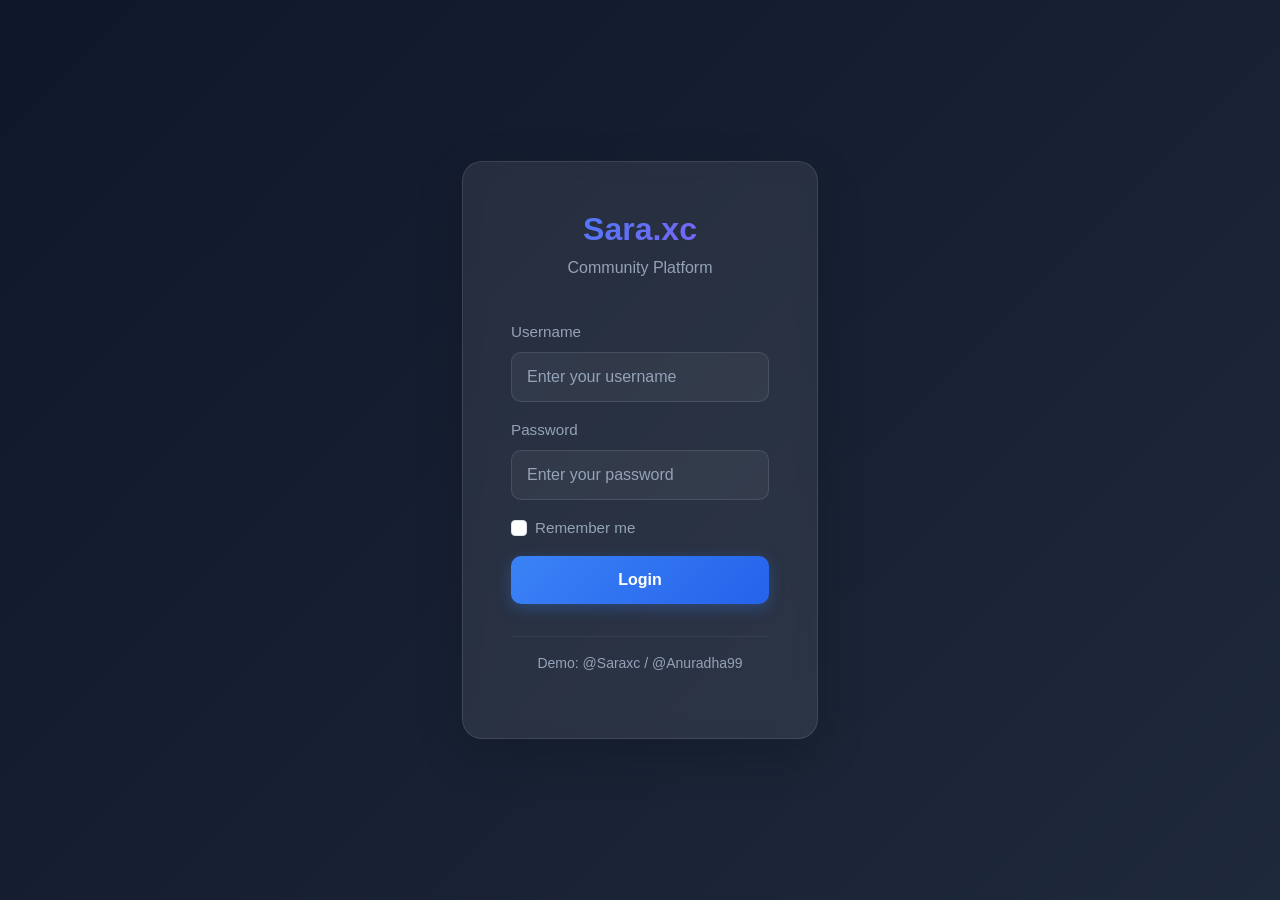
<file: index.html>
<!DOCTYPE html>
<html lang="en">
<head>
    <meta charset="UTF-8">
    <meta name="viewport" content="width=device-width, initial-scale=1">
    <meta name="description" content="Sara.xc - Community Platform for sharing content and connecting with people">
    <title>Sara.xc - Community Platform</title>
    <link href="https://cdn.jsdelivr.net/npm/bootstrap@5.3.3/dist/css/bootstrap.min.css" rel="stylesheet">
    <link href="https://cdnjs.cloudflare.com/ajax/libs/font-awesome/6.4.0/css/all.min.css" rel="stylesheet">
    <link href="styles.css" rel="stylesheet">
</head>
<body>
    <!-- Login Page -->
    <div id="loginPage" class="login-container">
        <div class="container">
            <div class="row justify-content-center align-items-center vh-100">
                <div class="col-md-4">
                    <div class="card login-card p-5 shadow-lg">
                        <div class="text-center mb-4">
                            <h1 class="h2 fw-bold">Sara.xc</h1>
                            <p class="text-muted">Community Platform</p>
                        </div>

                        <form id="loginForm" onsubmit="handleLogin(event)">
                            <div class="mb-3">
                                <label for="username" class="form-label">Username</label>
                                <input 
                                    type="text" 
                                    id="username" 
                                    class="form-control" 
                                    placeholder="Enter your username"
                                    required
                                    autocomplete="username"
                                >
                            </div>

                            <div class="mb-3">
                                <label for="password" class="form-label">Password</label>
                                <input 
                                    type="password" 
                                    id="password" 
                                    class="form-control" 
                                    placeholder="Enter your password"
                                    required
                                    autocomplete="current-password"
                                >
                            </div>

                            <div class="mb-3 form-check">
                                <input type="checkbox" class="form-check-input" id="remember">
                                <label class="form-check-label" for="remember">
                                    Remember me
                                </label>
                            </div>

                            <button type="submit" class="btn btn-primary w-100 mb-3">
                                <span id="loginBtn">Login</span>
                                <span id="loginSpinner" class="spinner-border spinner-border-sm ms-2" style="display:none;"></span>
                            </button>
                        </form>

                        <div id="error" class="alert alert-danger d-none" role="alert"></div>

                        <hr>
                        <p class="text-center text-muted small">
                            Demo: @Saraxc / @Anuradha99
                        </p>
                    </div>
                </div>
            </div>
        </div>
    </div>

    <!-- Home Page -->
    <div id="homePage" style="display:none;">
        <!-- Navigation -->
        <nav class="navbar navbar-expand-lg navbar-dark sticky-top">
            <div class="container-fluid">
                <a class="navbar-brand fw-bold" href="index.html">
                    <i class="fas fa-star"></i> Sara.xc
                </a>

                <button class="navbar-toggler" data-bs-toggle="collapse" data-bs-target="#navMenu" aria-label="Toggle navigation">
                    <span class="navbar-toggler-icon"></span>
                </button>

                <div class="collapse navbar-collapse" id="navMenu">
                    <ul class="navbar-nav ms-auto">
                        <li class="nav-item">
                            <a class="nav-link active" href="index.html">
                                <i class="fas fa-home"></i> Home
                            </a>
                        </li>
                        <li class="nav-item">
                            <a class="nav-link" href="profile.html" title="Go to Profile">
                                <i class="fas fa-user-circle"></i> Profile
                            </a>
                        </li>

                          <li class="nav-item">
                            <a class="nav-link" href="ex.html" title="All Type">
                                <i class="fas fa-user-circle"></i> All Type
                            </a>
                        </li>


                        
                        <li class="nav-item">
                            <a class="nav-link" href="#" onclick="navigateTo('upload'); return false;">
                                <i class="fas fa-cloud-upload-alt"></i> Upload
                            </a>
                        </li>
                        <li class="nav-item">
                            <a class="nav-link text-danger" href="#" onclick="logout(); return false;">
                                <i class="fas fa-sign-out-alt"></i> Logout
                            </a>
                        </li>
                    </ul>
                </div>
            </div>
        </nav>

        <!-- Home Section -->
        <section id="homeSection" class="page-section">
            <section class="hero text-center py-5">
                <div class="container">
                    <h1 class="display-3 fw-bold mb-3">
                        Welcome to Sara.xc
                    </h1>
                    <p class="lead text-muted mb-4">
                        Share content, connect with people and build your community.
                    </p>
                    <button class="btn btn-primary btn-lg" onclick="navigateTo('upload')">
                        <i class="fas fa-arrow-right"></i> Get Started
                    </button>
                </div>
            </section>

            <div class="container py-5">
                <div class="row g-4">
                    <div class="col-md-4">
                        <div class="card feature-card text-white p-4 h-100">
                            <div class="feature-icon mb-3">
                                <i class="fas fa-users fa-2x text-primary"></i>
                            </div>
                            <h3>Community</h3>
                            <p>Create posts and interact with members.</p>
                        </div>
                    </div>

                    <div class="col-md-4">
                        <div class="card feature-card text-white p-4 h-100">
                            <div class="feature-icon mb-3">
                                <i class="fas fa-file-upload fa-2x text-primary"></i>
                            </div>
                            <h3>Upload Content</h3>
                            <p>Upload images, videos and files.</p>
                        </div>
                    </div>

                    <div class="col-md-4">
                        <div class="card feature-card text-white p-4 h-100">
                            <div class="feature-icon mb-3">
                                <i class="fas fa-user fa-2x text-primary"></i>
                            </div>
                            <h3>User Profiles</h3>
                            <p>Customize your profile and grow your audience.</p>
                        </div>
                    </div>
                </div>
            </div>
        </section>

        <!-- Explore Section -->
        <section id="exploreSection" class="page-section" style="display:none;">
            <div class="container py-5">
                <h1 class="mb-4">
                    <i class="fas fa-compass"></i> Explore
                </h1>
                <div class="row g-3" id="exploreGrid">
                    <div class="col-12 text-center text-muted">
                        <p>No content available yet. Start uploading!</p>
                    </div>
                </div>
            </div>
        </section>

        <!-- Upload Section -->
        <section id="uploadSection" class="page-section" style="display:none;">
            <div class="container py-5">
                <div class="row justify-content-center">
                    <div class="col-md-6">
                        <h1 class="mb-4">
                            <i class="fas fa-cloud-upload-alt"></i> Upload Content
                        </h1>
                        <form id="uploadForm" onsubmit="handleUpload(event)">
                            <div class="mb-3">
                                <label for="fileTitle" class="form-label">Title</label>
                                <input type="text" id="fileTitle" class="form-control" placeholder="Enter title" required>
                            </div>

                            <div class="mb-3">
                                <label for="fileDesc" class="form-label">Description</label>
                                <textarea id="fileDesc" class="form-control" rows="3" placeholder="Describe your content"></textarea>
                            </div>

                            <div class="mb-3">
                                <label for="fileInput" class="form-label">Select File</label>
                                <input type="file" id="fileInput" class="form-control" accept="image/*,video/*,.pdf,.doc,.docx" required>
                                <small class="text-muted">Supported: Images, Videos, PDFs, Documents</small>
                            </div>

                            <button type="submit" class="btn btn-primary w-100">
                                <i class="fas fa-upload"></i> Upload
                            </button>
                        </form>
                        <div id="uploadStatus" class="mt-3"></div>
                    </div>
                </div>
            </div>
        </section>

        <!-- Footer -->
        <footer class="footer">
            <p class="mb-0">
                © 2026 Sara.xc - All Rights Reserved
            </p>
        </footer>
    </div>

    <script src="https://cdn.jsdelivr.net/npm/bootstrap@5.3.3/dist/js/bootstrap.bundle.min.js"></script>
    <script src="app.js"></script>
</body>
</html>
</file>
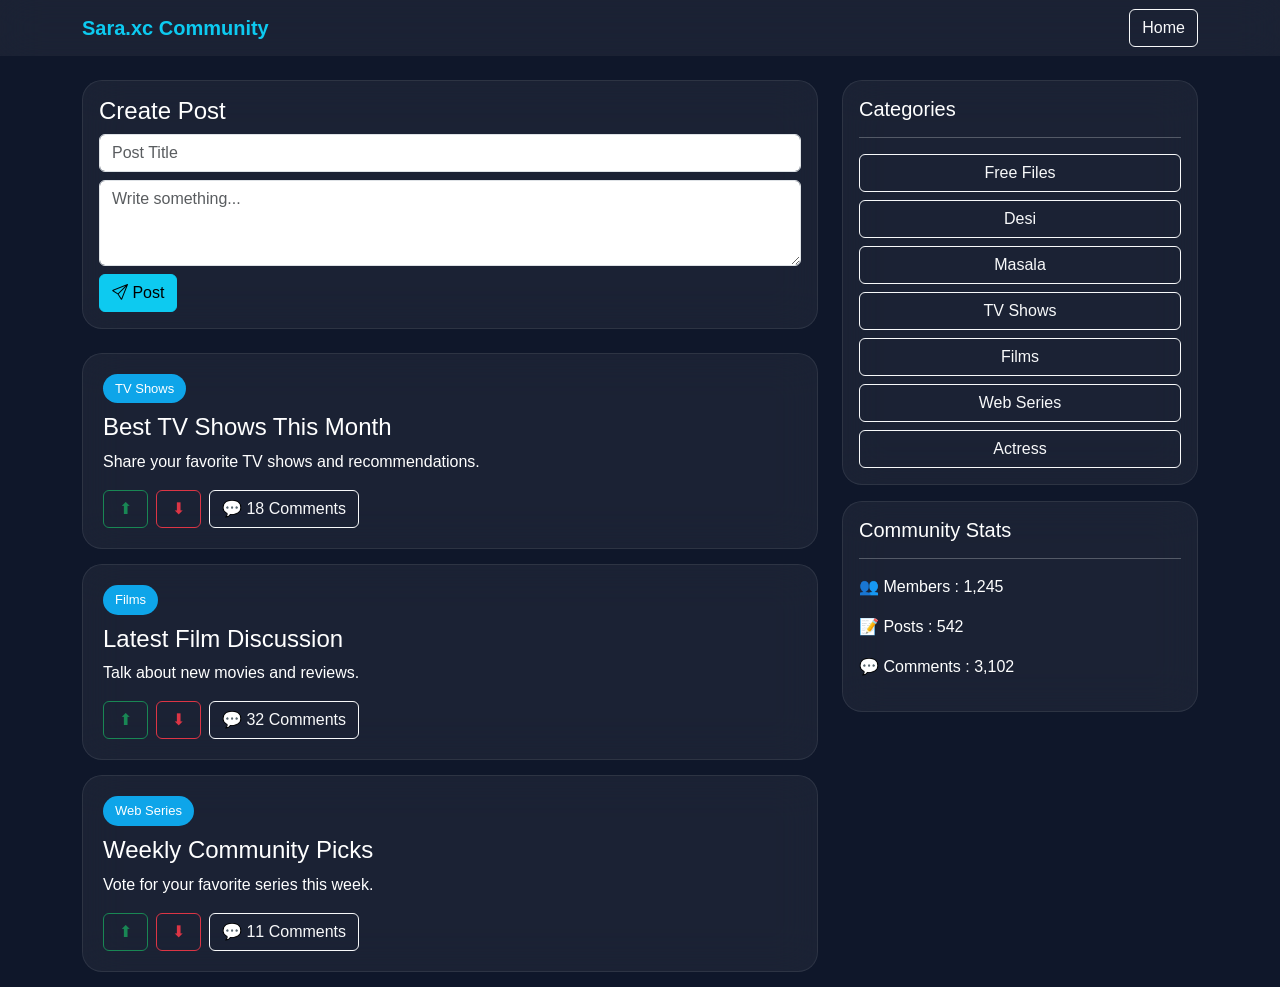
<file: community.html>
<!DOCTYPE html>
<html lang="en">
<head>
<meta charset="UTF-8">
<meta name="viewport" content="width=device-width, initial-scale=1.0">
<title>Sara.xc Community Feed</title>

<link href="https://cdn.jsdelivr.net/npm/bootstrap@5.3.3/dist/css/bootstrap.min.css" rel="stylesheet">
<link rel="stylesheet" href="https://cdn.jsdelivr.net/npm/bootstrap-icons@1.11.3/font/bootstrap-icons.min.css">

<style>

body{
    background:#0f172a;
    color:white;
    font-family:Segoe UI,sans-serif;
}

.glass{
    background:rgba(255,255,255,.05);
    backdrop-filter:blur(20px);
    border:1px solid rgba(255,255,255,.08);
    border-radius:20px;
}

.navbar{
    background:rgba(255,255,255,.05);
    backdrop-filter:blur(20px);
}

.post-card{
    padding:20px;
    margin-bottom:15px;
    transition:.3s;
}

.post-card:hover{
    border-color:#38bdf8;
    transform:translateY(-2px);
}

.vote-btn{
    width:45px;
}

.category{
    display:inline-block;
    padding:5px 12px;
    border-radius:50px;
    background:#0ea5e9;
    font-size:13px;
    margin-bottom:10px;
}

</style>
</head>
<body>

<nav class="navbar navbar-expand-lg">
<div class="container">

<a class="navbar-brand text-info fw-bold">
Sara.xc Community
</a>

<a href="index.html" class="btn btn-outline-light">
Home
</a>

</div>
</nav>

<div class="container mt-4">

<div class="row">

<div class="col-lg-8">

<div class="glass p-3 mb-4">

<h4>Create Post</h4>

<input class="form-control mb-2"
placeholder="Post Title">

<textarea class="form-control mb-2"
rows="3"
placeholder="Write something..."></textarea>

<button class="btn btn-info">
<i class="bi bi-send"></i>
 Post
</button>

</div>

<div class="glass post-card">

<span class="category">
TV Shows
</span>

<h4>Best TV Shows This Month</h4>

<p>
Share your favorite TV shows and recommendations.
</p>

<div class="d-flex gap-2">

<button class="btn btn-outline-success vote-btn">
⬆
</button>

<button class="btn btn-outline-danger vote-btn">
⬇
</button>

<button class="btn btn-outline-light">
💬 18 Comments
</button>

</div>

</div>

<div class="glass post-card">

<span class="category">
Films
</span>

<h4>Latest Film Discussion</h4>

<p>
Talk about new movies and reviews.
</p>

<div class="d-flex gap-2">

<button class="btn btn-outline-success vote-btn">
⬆
</button>

<button class="btn btn-outline-danger vote-btn">
⬇
</button>

<button class="btn btn-outline-light">
💬 32 Comments
</button>

</div>

</div>

<div class="glass post-card">

<span class="category">
Web Series
</span>

<h4>Weekly Community Picks</h4>

<p>
Vote for your favorite series this week.
</p>

<div class="d-flex gap-2">

<button class="btn btn-outline-success vote-btn">
⬆
</button>

<button class="btn btn-outline-danger vote-btn">
⬇
</button>

<button class="btn btn-outline-light">
💬 11 Comments
</button>

</div>

</div>

</div>

<div class="col-lg-4">

<div class="glass p-3 mb-3">

<h5>Categories</h5>
<hr>

<div class="d-grid gap-2">

<button class="btn btn-outline-light">Free Files</button>
<button class="btn btn-outline-light">Desi</button>
<button class="btn btn-outline-light">Masala</button>
<button class="btn btn-outline-light">TV Shows</button>
<button class="btn btn-outline-light">Films</button>
<button class="btn btn-outline-light">Web Series</button>
<button class="btn btn-outline-light">Actress</button>

</div>

</div>

<div class="glass p-3">

<h5>Community Stats</h5>
<hr>

<p>👥 Members : 1,245</p>
<p>📝 Posts : 542</p>
<p>💬 Comments : 3,102</p>

</div>

</div>

</div>

</div>

<script src="https://cdn.jsdelivr.net/npm/bootstrap@5.3.3/dist/js/bootstrap.bundle.min.js"></script>

</body>
</html>
</file>
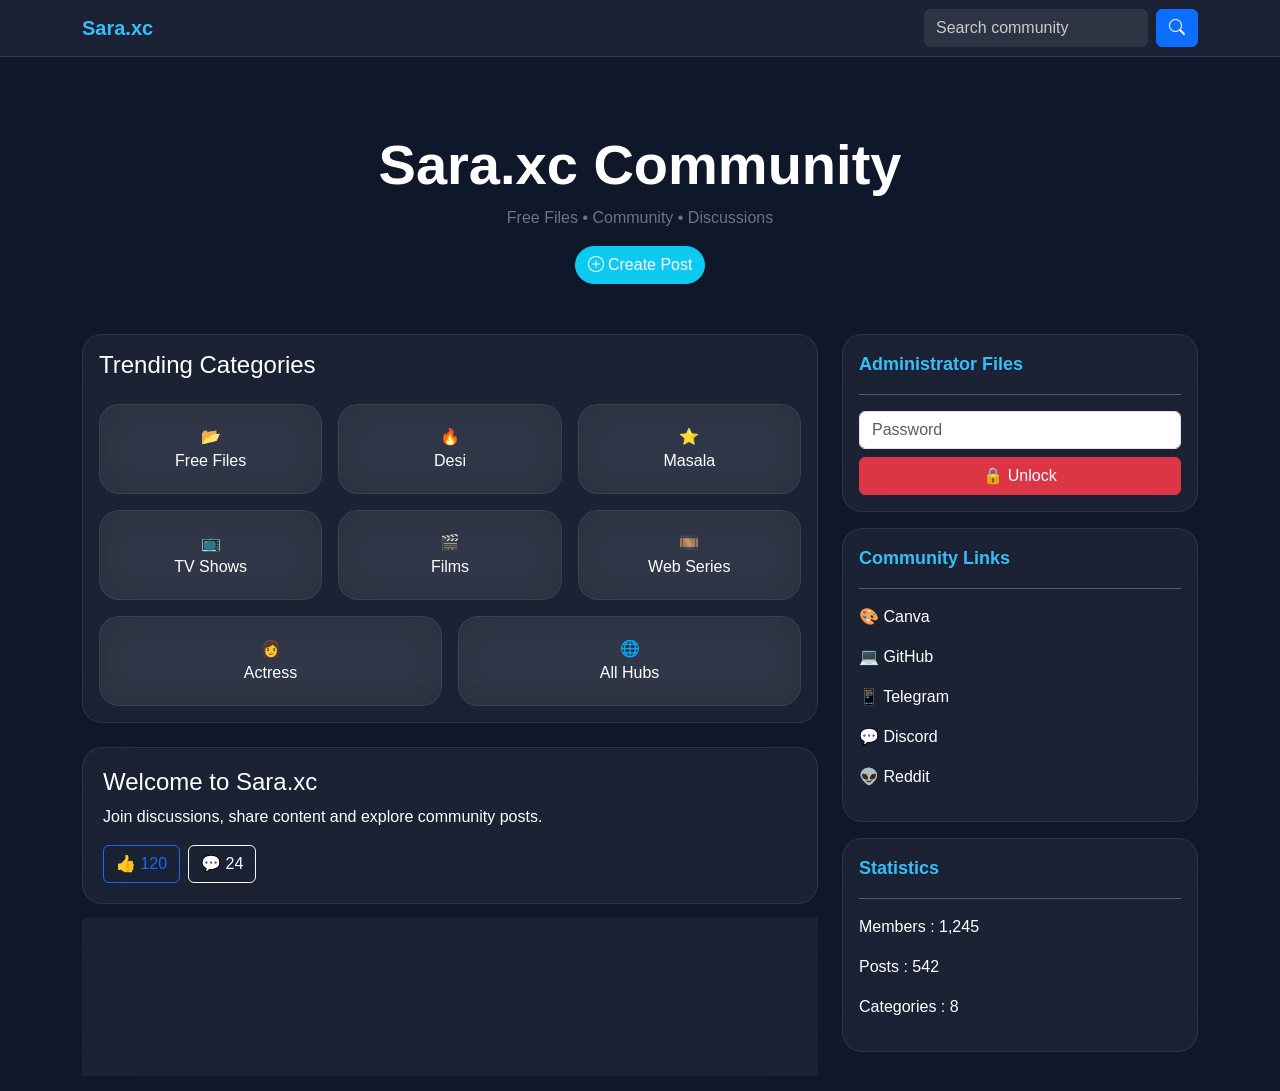
<file: ex.html>
<!DOCTYPE html>
<html lang="en">
<head>
<meta charset="UTF-8">
<meta name="viewport" content="width=device-width, initial-scale=1.0">

<title>Sara.xc Community</title>

<link href="https://cdn.jsdelivr.net/npm/bootstrap@5.3.3/dist/css/bootstrap.min.css" rel="stylesheet">
<link rel="stylesheet" href="https://cdn.jsdelivr.net/npm/bootstrap-icons@1.11.3/font/bootstrap-icons.min.css">

<style>

body{
    background:#0f172a;
    color:white;
    font-family:Segoe UI,sans-serif;
}

.navbar{
    backdrop-filter:blur(20px);
    background:rgba(255,255,255,.05);
    border-bottom:1px solid rgba(255,255,255,.1);
}

.glass{
    background:rgba(255,255,255,.05);
    backdrop-filter:blur(20px);
    border:1px solid rgba(255,255,255,.08);
    border-radius:20px;
}

.logo{
    font-weight:700;
    color:#38bdf8;
}

.search-box{
    background:rgba(255,255,255,.08);
    border:none;
    color:white;
}

.search-box::placeholder{
    color:#ccc;
}

.category-card{
    transition:.3s;
    cursor:pointer;
    padding:20px;
    text-align:center;
}

.category-card:hover{
    transform:translateY(-5px);
    box-shadow:0 0 25px rgba(56,189,248,.4);
}

.post-card{
    padding:20px;
    margin-bottom:15px;
}

.post-card:hover{
    border-color:#38bdf8;
}

.side-title{
    color:#38bdf8;
    font-size:18px;
    font-weight:600;
}

.hero{
    padding:50px 0;
}

.create-btn{
    border-radius:50px;
}

</style>
</head>
<body>

<nav class="navbar navbar-expand-lg">
<div class="container">

<a class="navbar-brand logo" href="#">
Sara.xc
</a>

<div class="ms-auto d-flex gap-2">

<input
class="form-control search-box"
placeholder="Search community">

<button class="btn btn-primary">
<i class="bi bi-search"></i>
</button>

</div>

</div>
</nav>

<div class="container mt-4">

<div class="hero text-center">

<h1 class="display-4 fw-bold">
Sara.xc Community
</h1>

<p class="text-secondary">
Free Files • Community • Discussions
</p>

<a href="#"
class="btn btn-info create-btn text-white">
<i class="bi bi-plus-circle"></i>
Create Post
</a>

</div>

<div class="row">

<div class="col-lg-8">

<div class="glass p-3 mb-4">

<h4>Trending Categories</h4>

<div class="row g-3 mt-2">
<div class="col-md-4">
<a href="freefiles.html" style="text-decoration:none;color:white;">
    <div class="glass category-card">
        📂<br>Free Files
    </div>
</a>
</div>

<div class="col-md-4">
<a href="desi.html" style="text-decoration:none;color:white;">
    <div class="glass category-card">
        🔥<br>Desi
    </div>
</a>
</div>

<div class="col-md-4">
<a href="masala.html" style="text-decoration:none;color:white;">
    <div class="glass category-card">
        ⭐<br>Masala
    </div>
</a>
</div>

<div class="col-md-4">
<a href="tvshows.html" style="text-decoration:none;color:white;">
    <div class="glass category-card">
        📺<br>TV Shows
    </div>
</a>
</div>

<div class="col-md-4">
<a href="films.html" style="text-decoration:none;color:white;">
    <div class="glass category-card">
        🎬<br>Films
    </div>
</a>
</div>

<div class="col-md-4">
<a href="webseries.html" style="text-decoration:none;color:white;">
    <div class="glass category-card">
        🎞️<br>Web Series
    </div>
</a>
</div>

<div class="col-md-6">
<a href="actress.html" style="text-decoration:none;color:white;">
    <div class="glass category-card">
        👩<br>Actress
    </div>
</a>
</div>

<div class="col-md-6">
<a href="allhubs.html" style="text-decoration:none;color:white;">
    <div class="glass category-card">
        🌐<br>All Hubs
    </div>
</a>
</div>

</div>

</div>

<div class="glass post-card">

<h4>Welcome to Sara.xc</h4>

<p>
Join discussions, share content and explore community posts.
</p>

<div class="d-flex gap-2">

<button class="btn btn-outline-primary">
👍 120
</button>

<button class="btn btn-outline-light">
💬 24
</button>

</div>

</div>

<div class="glass post-card">

<h4>Community Update</h4>

<p>
New categories and features are available.
</p>

<div class="d-flex gap-2">

<button class="btn btn-outline-primary">
👍 84
</button>

<button class="btn btn-outline-light">
💬 12
</button>

</div>

</div>

</div>

<div class="col-lg-4">

<div class="glass p-3 mb-3">

<div class="side-title">
Administrator Files
</div>

<hr>

<input
type="password"
class="form-control mb-2"
id="adminPass"
placeholder="Password">

<button
class="btn btn-danger w-100"
onclick="unlockAdmin()">
🔒 Unlock
</button>

</div>

<div class="glass p-3 mb-3">

<div class="side-title">
Community Links
</div>

<hr>

<p>🎨 Canva</p>
<p>💻 GitHub</p>
<p>📱 Telegram</p>
<p>💬 Discord</p>
<p>👽 Reddit</p>

</div>

<div class="glass p-3">

<div class="side-title">
Statistics
</div>

<hr>

<p>Members : 1,245</p>
<p>Posts : 542</p>
<p>Categories : 8</p>

</div>

</div>

</div>

</div>

<script>

function unlockAdmin(){

let pass =
document.getElementById("adminPass").value;

if(pass==="SaraXCAdmin"){
alert("Administrator Access Granted");
}else{
alert("Wrong Password");
}

}

</script>

<script src="https://cdn.jsdelivr.net/npm/bootstrap@5.3.3/dist/js/bootstrap.bundle.min.js"></script>

</body>
</html>
</file>
<file: styles.css>
/* ============================================
   ROOT VARIABLES & GENERAL STYLES
   ============================================ */

:root {
    --primary-color: #3b82f6;
    --secondary-color: #1e293b;
    --dark-bg: #0f172a;
    --card-bg: rgba(30, 41, 59, 0.8);
    --border-color: rgba(255, 255, 255, 0.1);
    --text-primary: #ffffff;
    --text-muted: #94a3b8;
    --transition-speed: 0.3s;
}

* {
    margin: 0;
    padding: 0;
    box-sizing: border-box;
}

html {
    scroll-behavior: smooth;
}

body {
    background: linear-gradient(135deg, var(--dark-bg), var(--secondary-color));
    min-height: 100vh;
    color: var(--text-primary);
    font-family: 'Segoe UI', Tahoma, Geneva, Verdana, sans-serif;
    overflow-x: hidden;
}

/* ============================================
   LOGIN PAGE STYLES
   ============================================ */

.login-container {
    background: linear-gradient(135deg, var(--dark-bg), var(--secondary-color));
    min-height: 100vh;
}

.login-card {
    background: rgba(255, 255, 255, 0.08);
    backdrop-filter: blur(10px);
    border-radius: 20px;
    border: 1px solid var(--border-color);
    box-shadow: 0 8px 32px rgba(0, 0, 0, 0.3);
    animation: slideUp 0.5s ease-out;
}

@keyframes slideUp {
    from {
        opacity: 0;
        transform: translateY(20px);
    }
    to {
        opacity: 1;
        transform: translateY(0);
    }
}

.login-card h1,
.login-card h2 {
    color: var(--text-primary);
    font-weight: 700;
    background: linear-gradient(135deg, #3b82f6, #8b5cf6);
    -webkit-background-clip: text;
    -webkit-text-fill-color: transparent;
    background-clip: text;
}

.login-card .form-control {
    background: rgba(255, 255, 255, 0.05);
    border: 1px solid var(--border-color);
    color: var(--text-primary);
    border-radius: 10px;
    transition: all var(--transition-speed) ease;
    padding: 12px 15px;
    font-size: 1rem;
}

.login-card .form-control:focus {
    background: rgba(255, 255, 255, 0.1);
    border-color: var(--primary-color);
    color: var(--text-primary);
    box-shadow: 0 0 0 0.2rem rgba(59, 130, 246, 0.25);
}

.login-card .form-control::placeholder {
    color: var(--text-muted);
}

.login-card .form-label {
    color: var(--text-muted);
    font-size: 0.95rem;
    font-weight: 500;
    margin-bottom: 0.5rem;
}

.login-card .form-check-label {
    color: var(--text-muted);
    font-size: 0.95rem;
}

.login-card hr {
    border-color: var(--border-color);
    opacity: 0.5;
}

/* ============================================
   BUTTON STYLES
   ============================================ */

.btn-primary {
    background: linear-gradient(135deg, var(--primary-color), #2563eb);
    border: none;
    border-radius: 10px;
    font-weight: 600;
    padding: 12px 24px;
    transition: all var(--transition-speed) ease;
    box-shadow: 0 4px 15px rgba(59, 130, 246, 0.3);
}

.btn-primary:hover {
    transform: translateY(-2px);
    box-shadow: 0 6px 20px rgba(59, 130, 246, 0.4);
    background: linear-gradient(135deg, #2563eb, #1d4ed8);
    color: white;
}

.btn-primary:active {
    transform: translateY(0);
}

/* ============================================
   NAVBAR STYLES
   ============================================ */

.navbar {
    background: rgba(2, 6, 23, 0.95) !important;
    backdrop-filter: blur(10px);
    border-bottom: 1px solid var(--border-color);
    box-shadow: 0 4px 20px rgba(0, 0, 0, 0.3);
}

.navbar-brand {
    font-size: 1.5rem;
    font-weight: 700;
    background: linear-gradient(135deg, #3b82f6, #8b5cf6);
    -webkit-background-clip: text;
    -webkit-text-fill-color: transparent;
    background-clip: text;
    transition: transform var(--transition-speed) ease;
}

.navbar-brand:hover {
    transform: scale(1.05);
}

.nav-link {
    color: var(--text-muted) !important;
    transition: all var(--transition-speed) ease;
    margin: 0 5px;
    border-radius: 8px;
    padding: 8px 12px !important;
}

.nav-link:hover {
    color: var(--primary-color) !important;
    background: rgba(59, 130, 246, 0.1);
}

/* ============================================
   HERO SECTION STYLES
   ============================================ */

.hero {
    background: linear-gradient(135deg, rgba(59, 130, 246, 0.1), rgba(139, 92, 246, 0.1));
    padding: 100px 20px;
    border-radius: 20px;
    margin: 40px 0;
}

.hero h1 {
    background: linear-gradient(135deg, #3b82f6, #8b5cf6);
    -webkit-background-clip: text;
    -webkit-text-fill-color: transparent;
    background-clip: text;
    font-weight: 800;
    animation: fadeIn 0.8s ease-out;
}

.hero .lead {
    font-size: 1.3rem;
    line-height: 1.8;
    color: var(--text-muted);
}

@keyframes fadeIn {
    from {
        opacity: 0;
        transform: translateY(-10px);
    }
    to {
        opacity: 1;
        transform: translateY(0);
    }
}

/* ============================================
   FEATURE CARD STYLES
   ============================================ */

.feature-card {
    background: rgba(30, 41, 59, 0.6);
    border: 1px solid var(--border-color);
    border-radius: 15px;
    backdrop-filter: blur(10px);
    transition: all var(--transition-speed) ease;
    padding: 30px !important;
    cursor: pointer;
    overflow: hidden;
    position: relative;
}

.feature-card::before {
    content: '';
    position: absolute;
    top: 0;
    left: -100%;
    width: 100%;
    height: 100%;
    background: linear-gradient(90deg, transparent, rgba(255, 255, 255, 0.1), transparent);
    transition: left 0.5s ease;
}

.feature-card:hover::before {
    left: 100%;
}

.feature-card:hover {
    transform: translateY(-8px);
    border-color: var(--primary-color);
    background: rgba(30, 41, 59, 0.8);
    box-shadow: 0 20px 40px rgba(59, 130, 246, 0.2);
}

.feature-card h3 {
    font-weight: 700;
    font-size: 1.3rem;
    margin-bottom: 12px;
}

.feature-card p {
    color: var(--text-muted);
    font-size: 0.95rem;
    line-height: 1.6;
}

.feature-icon {
    transition: transform var(--transition-speed) ease;
}

.feature-card:hover .feature-icon {
    transform: scale(1.2) rotate(5deg);
}

/* ============================================
   PAGE SECTION STYLES
   ============================================ */

.page-section {
    animation: fadeIn 0.5s ease-out;
    min-height: calc(100vh - 200px);
}

/* ============================================
   FOOTER STYLES
   ============================================ */

.footer {
    background: rgba(2, 6, 23, 0.95);
    backdrop-filter: blur(10px);
    border-top: 1px solid var(--border-color);
    padding: 30px 20px;
    text-align: center;
    margin-top: auto;
    color: var(--text-muted);
}

/* ============================================
   ALERT & STATUS STYLES
   ============================================ */

.alert {
    border: 1px solid var(--border-color);
    border-radius: 10px;
    background: rgba(239, 68, 68, 0.1);
    color: #fca5a5;
    animation: slideDown 0.3s ease-out;
}

@keyframes slideDown {
    from {
        opacity: 0;
        transform: translateY(-10px);
    }
    to {
        opacity: 1;
        transform: translateY(0);
    }
}

.alert-success {
    background: rgba(16, 185, 129, 0.1);
    color: #86efac;
    border-color: #10b981;
}

.alert-danger {
    background: rgba(239, 68, 68, 0.1);
    color: #fca5a5;
    border-color: #ef4444;
}

/* ============================================
   SPINNER STYLES
   ============================================ */

.spinner-border-sm {
    width: 1rem;
    height: 1rem;
    border-width: 0.25em;
}

/* ============================================
   RESPONSIVE DESIGN
   ============================================ */

@media (max-width: 768px) {
    .hero {
        padding: 50px 20px;
    }

    .hero h1 {
        font-size: 2rem;
    }

    .hero .lead {
        font-size: 1.1rem;
    }

    .feature-card {
        padding: 20px !important;
    }

    .navbar-brand {
        font-size: 1.3rem;
    }

    .login-card {
        margin: 20px;
    }
}

@media (max-width: 480px) {
    .hero h1 {
        font-size: 1.5rem;
    }

    .container {
        padding: 0 15px;
    }

    .btn-primary {
        padding: 10px 20px;
        font-size: 0.9rem;
    }

    .feature-card {
        padding: 15px !important;
    }

    .nav-link {
        margin: 5px 0;
    }
}

/* ============================================
   ACCESSIBILITY IMPROVEMENTS
   ============================================ */

:focus-visible {
    outline: 2px solid var(--primary-color);
    outline-offset: 2px;
}

/* ============================================
   SCROLLBAR STYLING
   ============================================ */

::-webkit-scrollbar {
    width: 10px;
}

::-webkit-scrollbar-track {
    background: rgba(255, 255, 255, 0.05);
}

::-webkit-scrollbar-thumb {
    background: var(--primary-color);
    border-radius: 10px;
}

::-webkit-scrollbar-thumb:hover {
    background: #2563eb;
}

/* ============================================
   UTILITY CLASSES
   ============================================ */

.d-none {
    display: none;
}

.text-muted {
    color: var(--text-muted) !important;
}

.text-danger {
    color: #ef4444 !important;
}

.text-success {
    color: #10b981 !important;
}
</file>
